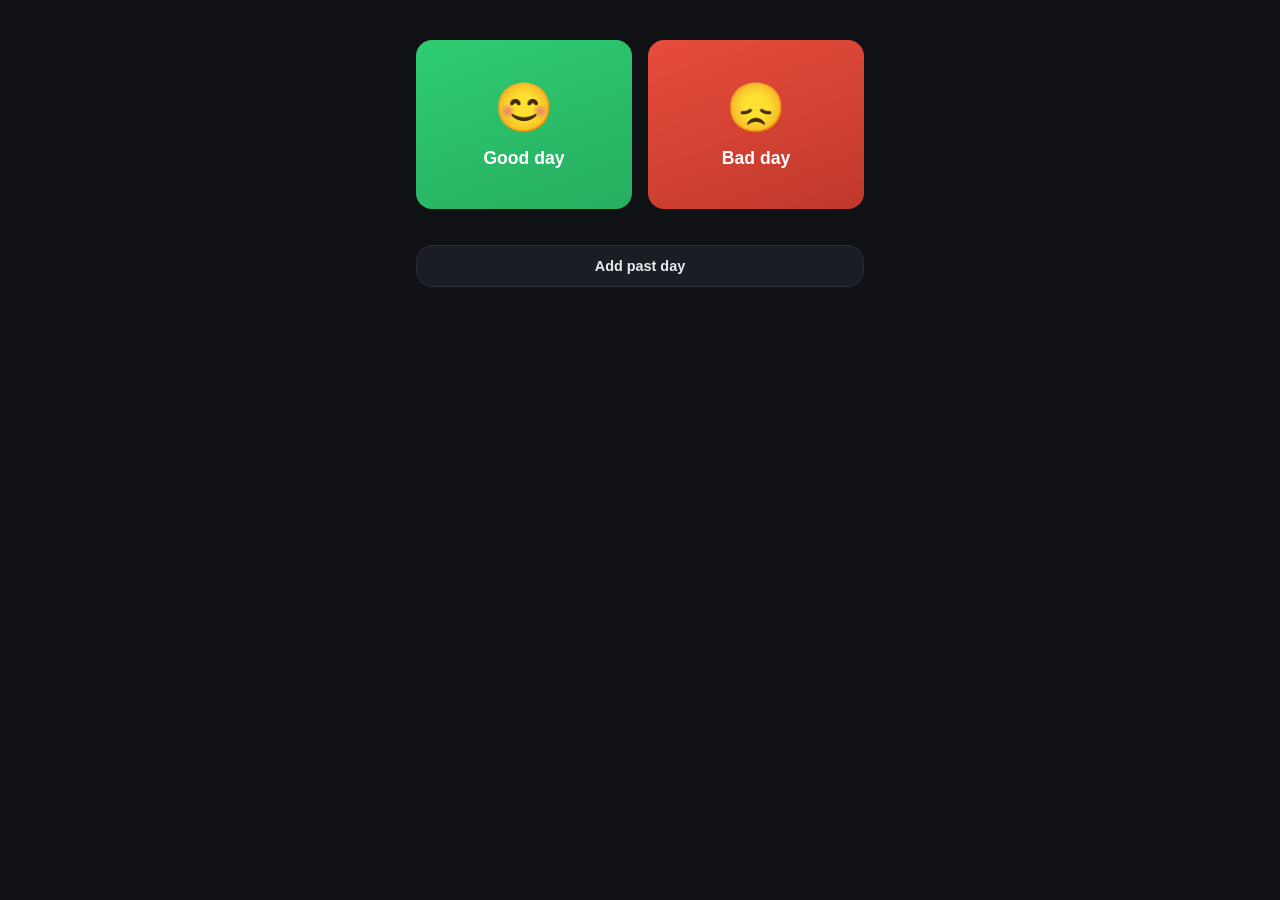
<file: test_past.html>
<!DOCTYPE html>
<html lang="en">
<head>
  <meta charset="UTF-8" />
  <meta name="viewport" content="width=device-width, initial-scale=1.0" />
  <title>Test Past Day UI</title>
  <link rel="stylesheet" href="style.css" />
  <style>body { max-width: 480px; margin: 0 auto; padding: 16px; }</style>
</head>
<body>
  <section id="view-log">
    <div class="buttons">
      <button class="mood-btn good">
        <span class="emoji">😊</span>
        <span class="label">Good day</span>
      </button>
      <button class="mood-btn bad">
        <span class="emoji">😞</span>
        <span class="label">Bad day</span>
      </button>
    </div>
    <button id="btn-past" class="secondary-btn">Add past day</button>
    <div id="past-picker" class="card hidden">
      <h3>Pick a date</h3>
      <input type="date" id="date-input" max="" aria-label="Pick a past date" />
      <button id="btn-fetch-past" class="primary-btn" disabled>Get weather</button>
      <div id="past-preview" class="hidden"></div>
    </div>
  </section>
  <script src="weather.js"></script>
  <script src="app.js"></script>
</body>
</html>
</file>
<file: style.css>
:root {
  --bg: #0f1115;
  --card: #1a1d24;
  --text: #e8eaed;
  --muted: #9aa0a6;
  --good: #2ecc71;
  --good-dark: #27ae60;
  --bad: #e74c3c;
  --bad-dark: #c0392b;
  --accent: #4f8cff;
  --radius: 16px;
}

* { box-sizing: border-box; margin: 0; padding: 0; }

html, body {
  height: 100%;
  background: var(--bg);
  color: var(--text);
  font-family: system-ui, -apple-system, "Segoe UI", Roboto, sans-serif;
  -webkit-tap-highlight-color: transparent;
}

.app {
  max-width: 480px;
  margin: 0 auto;
  min-height: 100dvh;
  display: flex;
  flex-direction: column;
  padding: 16px 16px 80px;
}

.header { text-align: center; padding: 12px 0 16px; }
.header h1 { font-size: 1.3rem; font-weight: 700; letter-spacing: 0.3px; }
.status { color: var(--muted); margin-top: 4px; font-size: 0.95rem; min-height: 1.2em; }

.sync-bar {
  display: flex;
  align-items: center;
  gap: 6px;
  margin-top: 10px;
}

.sync-username-input {
  flex: 1;
  min-width: 0;
  padding: 7px 10px;
  border: 1px solid #2a2e38;
  border-radius: 8px;
  background: var(--bg);
  color: var(--text);
  font-size: 0.85rem;
}
.sync-username-input:focus { outline: none; border-color: var(--accent); }
.sync-username-input.saved { border-color: var(--good); }

.sync-action-btn {
  background: #1a1d24;
  border: 1px solid #2a2e38;
  border-radius: 8px;
  color: var(--muted);
  font-size: 0.8rem;
  font-weight: 600;
  padding: 7px 10px;
  cursor: pointer;
  white-space: nowrap;
  transition: background 0.15s, color 0.15s;
}
.sync-action-btn:hover { background: #21252c; color: var(--text); }
.sync-action-btn.push { color: var(--good); border-color: var(--good-dark); }
.sync-action-btn.pull { color: var(--accent); border-color: #2a4a8a; }
.sync-action-btn:disabled { opacity: 0.4; cursor: not-allowed; }

.sync-status { font-size: 0.75rem; color: var(--muted); margin-top: 4px; min-height: 1em; }

.sync-guide {
  margin-top: 6px;
  font-size: 0.78rem;
  color: var(--muted);
}
.sync-guide summary {
  cursor: pointer;
  color: var(--accent);
  font-size: 0.78rem;
  list-style: none;
  user-select: none;
}
.sync-guide summary::-webkit-details-marker { display: none; }
.sync-guide ol {
  margin: 8px 0 4px 16px;
  line-height: 1.9;
}
.sync-guide a { color: var(--accent); }
.sync-guide code {
  background: #2a2e38;
  border-radius: 4px;
  padding: 1px 5px;
  font-size: 0.75rem;
}

.bmc-wrap { text-align: center; margin-top: 24px; }
.bmc-btn {
  display: inline-flex;
  align-items: center;
  gap: 8px;
  background: #FFDD00;
  color: #000;
  font-weight: 700;
  font-size: 0.9rem;
  padding: 10px 20px;
  border-radius: 999px;
  text-decoration: none;
  transition: opacity 0.2s;
}
.bmc-btn:hover { opacity: 0.85; }
.bmc-btn img { width: 20px; height: 20px; }

.view { display: none; flex: 1; }
.view.active { display: block; }

.buttons {
  display: grid;
  grid-template-columns: 1fr 1fr;
  gap: 16px;
  margin: 24px 0;
}

.mood-btn {
  border: none;
  border-radius: var(--radius);
  padding: 40px 12px;
  font-size: 1.1rem;
  font-weight: 700;
  color: #fff;
  cursor: pointer;
  display: flex;
  flex-direction: column;
  align-items: center;
  gap: 12px;
  transition: transform 0.1s ease, filter 0.2s ease;
}
.mood-btn:active { transform: scale(0.96); }
.mood-btn:disabled { filter: grayscale(0.6) brightness(0.6); cursor: wait; }
.mood-btn .emoji { font-size: 3rem; }
.mood-btn.good { background: linear-gradient(160deg, var(--good), var(--good-dark)); }
.mood-btn.bad { background: linear-gradient(160deg, var(--bad), var(--bad-dark)); }

.secondary-btn {
  background: var(--card);
  border: 1px solid #2a2e38;
  border-radius: var(--radius);
  color: var(--text);
  font-size: 0.9rem;
  font-weight: 600;
  padding: 12px 20px;
  cursor: pointer;
  width: 100%;
  margin-top: 12px;
  transition: background 0.2s ease;
}
.secondary-btn:hover { background: #21252c; }

.primary-btn {
  background: var(--accent);
  border: none;
  border-radius: var(--radius);
  color: #fff;
  font-size: 0.9rem;
  font-weight: 600;
  padding: 12px 20px;
  cursor: pointer;
  width: 100%;
  margin-top: 12px;
}
.primary-btn:disabled { opacity: 0.5; cursor: not-allowed; }

#date-input, #time-input {
  width: 100%;
  padding: 10px;
  border: 1px solid #2a2e38;
  border-radius: 8px;
  background: var(--bg);
  color: var(--text);
  font-size: 0.95rem;
  margin: 12px 0;
}
#date-input:focus, #time-input:focus { outline: none; border-color: var(--accent); }

.card {
  background: var(--card);
  border-radius: var(--radius);
  padding: 16px;
  margin-top: 16px;
  font-size: 0.9rem;
  line-height: 1.6;
}
.card h3 { font-size: 1rem; margin-bottom: 8px; }
.hidden { display: none; }

.tag-options {
  display: flex;
  flex-wrap: wrap;
  gap: 8px;
  margin: 10px 0 14px;
}
.tag-opt {
  background: #21252c;
  border: 1px solid #2a2e38;
  border-radius: 999px;
  color: var(--muted);
  font-size: 0.82rem;
  font-weight: 600;
  padding: 6px 14px;
  cursor: pointer;
  transition: background 0.15s, color 0.15s, border-color 0.15s;
  user-select: none;
}
.tag-opt:hover { background: #2a2e38; color: var(--text); }
.tag-opt.selected { border-color: var(--accent); color: var(--accent); background: rgba(79,140,255,0.12); }
.tag-opt.selected.bad-tag { border-color: var(--bad); color: var(--bad); background: rgba(231,76,60,0.12); }
.tag-opt.selected.good-tag { border-color: var(--good); color: var(--good); background: rgba(46,204,113,0.12); }

.entry-tags { margin-top: 3px; }
.entry-tag {
  display: inline-block;
  font-size: 0.72rem;
  font-weight: 600;
  padding: 1px 7px;
  border-radius: 999px;
  margin-right: 4px;
}
.entry-tag.bad { background: rgba(231,76,60,0.15); color: var(--bad); }
.entry-tag.good { background: rgba(46,204,113,0.15); color: var(--good); }

.weather-grid {
  display: grid;
  grid-template-columns: 1fr 1fr;
  gap: 4px 12px;
}
.weather-grid .kv { display: flex; justify-content: space-between; }
.weather-grid .kv span:first-child { color: var(--muted); }

h2 { font-size: 1.1rem; margin-bottom: 12px; }

.predict-header {
  display: flex;
  align-items: center;
  justify-content: space-between;
  margin-bottom: 8px;
}
.predict-header h2 { margin-bottom: 0; }

.refresh-btn {
  background: none;
  border: 1px solid #2a2e38;
  border-radius: 999px;
  color: var(--accent);
  font-size: 0.85rem;
  font-weight: 600;
  padding: 6px 14px;
  cursor: pointer;
}
.refresh-btn:active { opacity: 0.7; }
.pill {
  background: var(--accent);
  color: #fff;
  border-radius: 999px;
  font-size: 0.75rem;
  padding: 2px 10px;
  vertical-align: middle;
}
.muted { color: var(--muted); font-size: 0.85rem; margin-bottom: 12px; }

.list { display: flex; flex-direction: column; gap: 10px; }

.entry {
  background: var(--card);
  border-radius: var(--radius);
  padding: 12px 14px;
  display: flex;
  align-items: center;
  gap: 12px;
}
.entry .dot {
  width: 14px; height: 14px;
  border-radius: 50%;
  flex-shrink: 0;
}
.entry .dot.good { background: var(--good); }
.entry .dot.bad { background: var(--bad); }
.entry .info { flex: 1; }
.entry .date { font-weight: 600; font-size: 0.9rem; }
.entry .detail { color: var(--muted); font-size: 0.8rem; margin-top: 2px; }
.entry .del {
  background: none; border: none;
  color: var(--muted); font-size: 1.1rem;
  cursor: pointer; padding: 4px 8px;
}

.pred {
  background: var(--card);
  border-radius: var(--radius);
  padding: 12px 14px;
}
.pred-top {
  display: flex;
  align-items: center;
  gap: 12px;
}
.pred .day { font-weight: 600; min-width: 84px; font-size: 0.9rem; }
.pred .bar-wrap {
  flex: 1; height: 10px;
  background: #2a2e38;
  border-radius: 999px;
  overflow: hidden;
}
.pred .bar { height: 100%; border-radius: 999px; }
.pred .score { min-width: 56px; text-align: right; font-size: 0.85rem; font-weight: 600; }

.pred-reasons {
  display: flex;
  flex-wrap: wrap;
  gap: 6px;
  margin-top: 8px;
}
.reason {
  font-size: 0.72rem;
  font-weight: 600;
  padding: 2px 8px;
  border-radius: 999px;
  white-space: nowrap;
}
.reason.good { background: rgba(46,204,113,0.15); color: var(--good); }
.reason.bad { background: rgba(231,76,60,0.15); color: var(--bad); }
.reason.knn { background: rgba(79,140,255,0.15); color: var(--accent); }
.reason.note { background: #2a2e38; color: var(--muted); }

.pred-confidence {
  display: flex;
  gap: 6px;
  margin-top: 6px;
}
.confidence {
  font-size: 0.7rem;
  font-weight: 700;
  padding: 2px 8px;
  border-radius: 999px;
  text-transform: uppercase;
  letter-spacing: 0.4px;
}
.confidence.low { background: rgba(243,156,18,0.15); color: #f39c12; }
.confidence.medium { background: rgba(79,140,255,0.15); color: var(--accent); }
.confidence.high { background: rgba(46,204,113,0.15); color: var(--good); }

.accuracy-card {
  background: #1a1d24;
  border: 1px solid #2a2e38;
  border-radius: 8px;
  padding: 10px 12px;
  margin-top: 12px;
  font-size: 0.85rem;
  color: var(--muted);
  text-align: center;
}

.insight-row {
  display: flex;
  align-items: center;
  gap: 10px;
  margin-bottom: 6px;
}
.insight-name { font-size: 0.85rem; min-width: 120px; }
.insight-bar-wrap {
  flex: 1; height: 6px;
  background: #2a2e38;
  border-radius: 999px;
  overflow: hidden;
}
.insight-bar { height: 100%; border-radius: 999px; }
.insight-dir { font-size: 0.78rem; min-width: 130px; text-align: right; }

.tabs {
  position: fixed;
  bottom: 0; left: 0; right: 0;
  display: flex;
  max-width: 480px;
  margin: 0 auto;
  background: var(--card);
  border-top: 1px solid #2a2e38;
  padding-bottom: env(safe-area-inset-bottom);
}
.tab {
  flex: 1;
  background: none;
  border: none;
  color: var(--muted);
  font-size: 0.9rem;
  font-weight: 600;
  padding: 14px 0;
  cursor: pointer;
}
.tab.active { color: var(--accent); }
</file>
